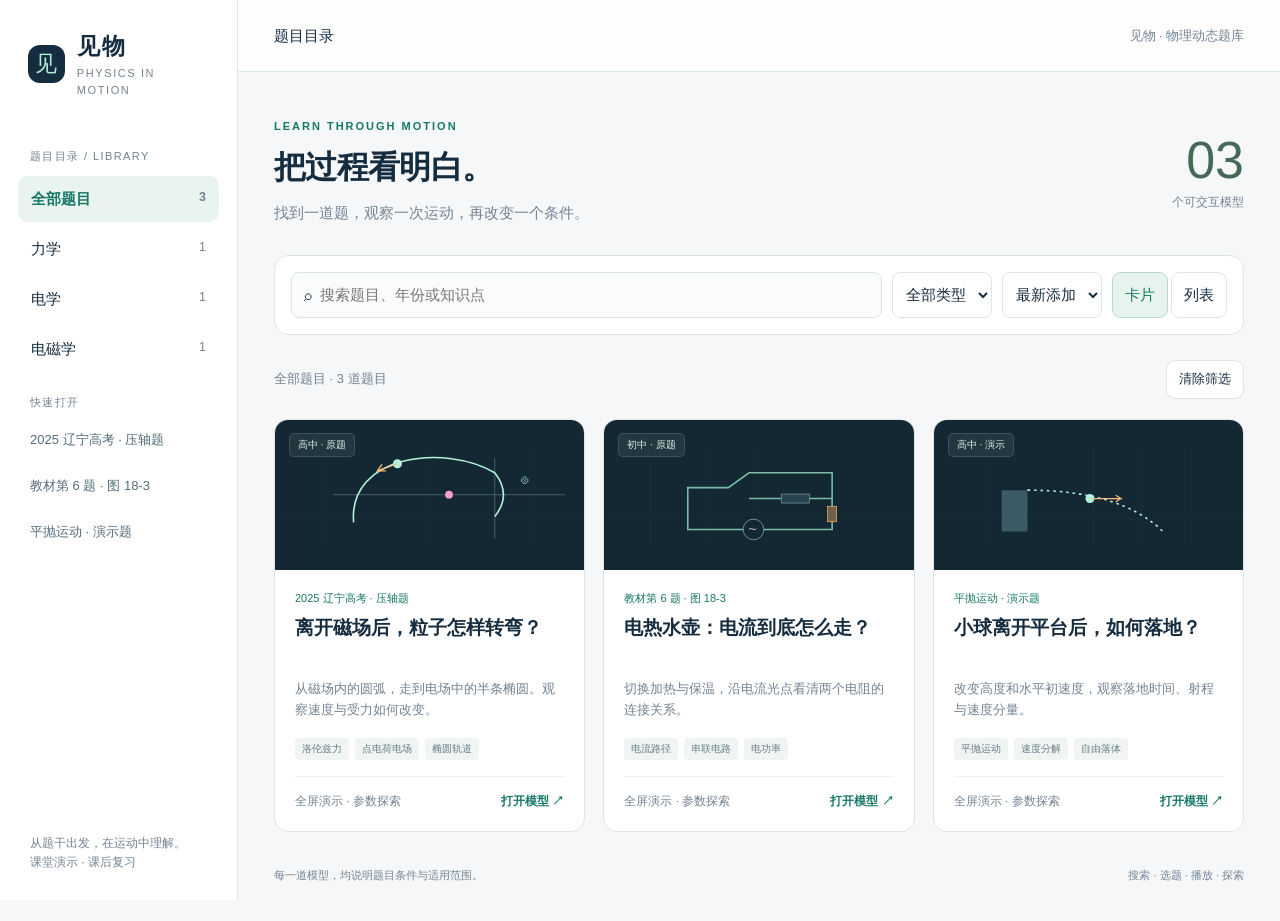
<file: index.html>
<!doctype html><html lang="zh-CN" data-lesson=""><head><meta charset="utf-8"><meta name="viewport" content="width=device-width,initial-scale=1,viewport-fit=cover"><title>见物 · 物理动态题库</title><meta name="description" content="按学科查找动态物理题，支持全屏播放、参数探索与原题解析。"><meta name="theme-color" content="#132832"><link rel="icon" href="data:image/svg+xml,%3Csvg xmlns='http://www.w3.org/2000/svg' viewBox='0 0 64 64'%3E%3Crect width='64' height='64' rx='16' fill='%23162d40'/%3E%3Cpath d='M14 17Q42 17 49 49' fill='none' stroke='%23b2f0d8' stroke-width='4'/%3E%3Ccircle cx='31' cy='23' r='6' fill='%23b2f0d8'/%3E%3C/svg%3E"><link rel="stylesheet" href="ui-v2.css"><script defer src="models-v2.js"></script><script defer src="lessons-v2.js"></script><script defer src="draw-v2.js"></script><script defer src="app-v2.js"></script></head><body><p style="padding:30px">正在打开物理动态题库…</p><noscript>此网站的交互动画需要启用 JavaScript。</noscript></body></html>
</file>
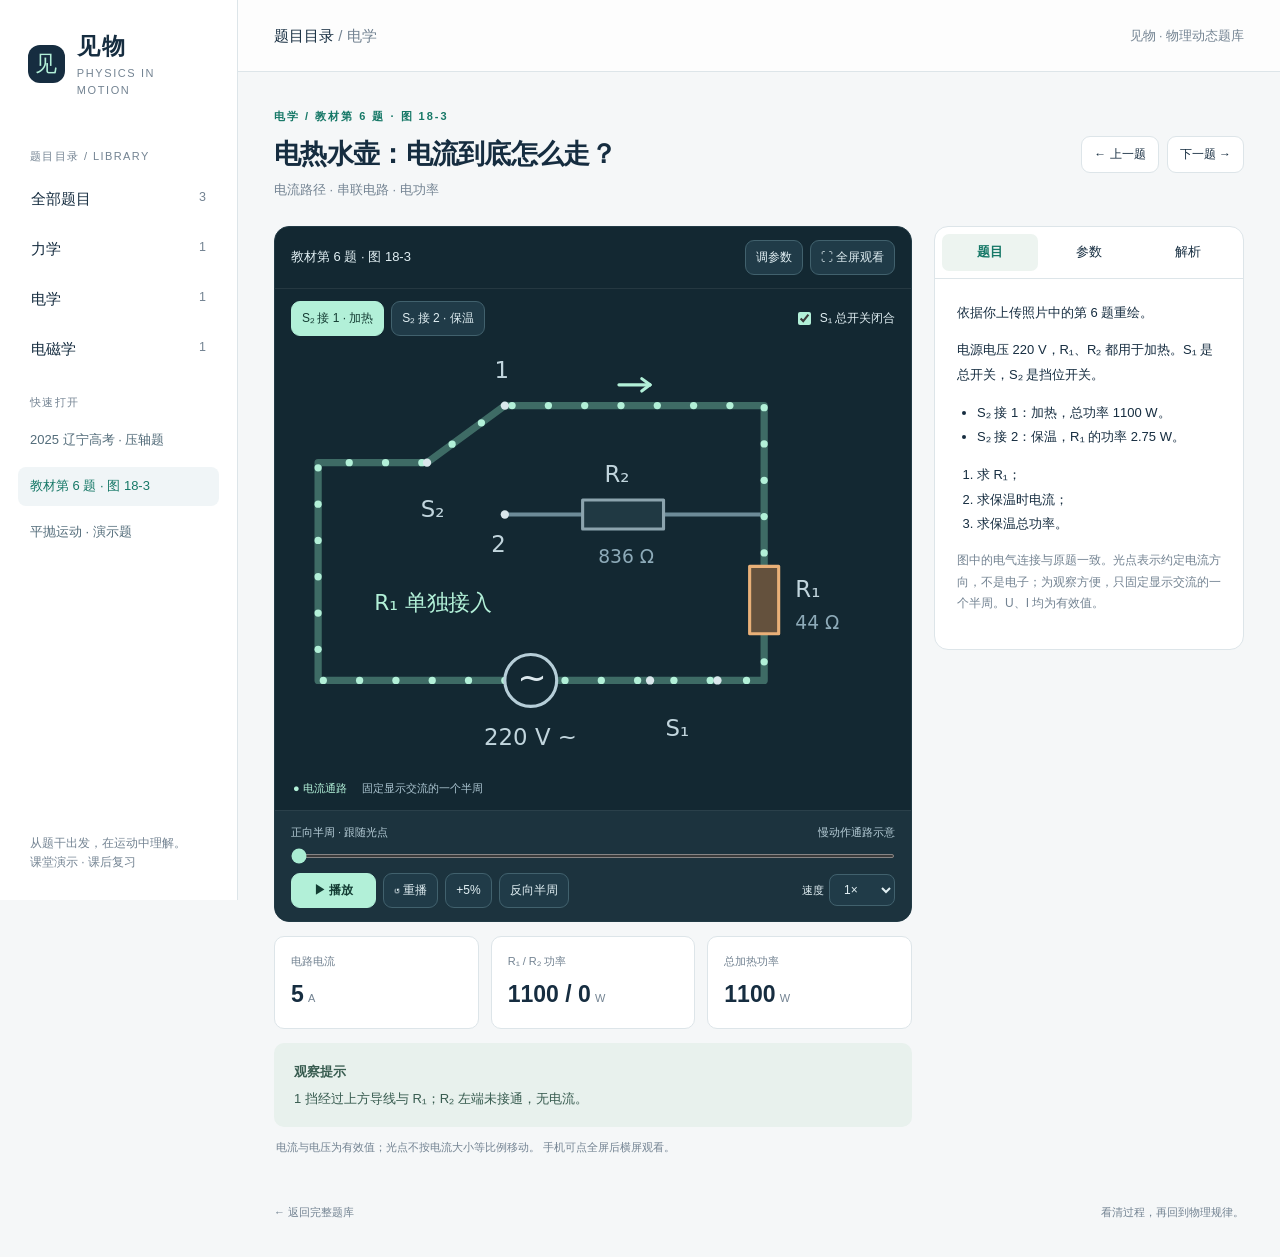
<file: kettle.html>
<!doctype html><html lang="zh-CN" data-lesson="kettle"><head><meta charset="utf-8"><meta name="viewport" content="width=device-width,initial-scale=1,viewport-fit=cover"><title>电热水壶 · 见物</title><meta name="description" content="按学科查找动态物理题，支持全屏播放、参数探索与原题解析。"><meta name="theme-color" content="#132832"><link rel="icon" href="data:image/svg+xml,%3Csvg xmlns='http://www.w3.org/2000/svg' viewBox='0 0 64 64'%3E%3Crect width='64' height='64' rx='16' fill='%23162d40'/%3E%3Cpath d='M14 17Q42 17 49 49' fill='none' stroke='%23b2f0d8' stroke-width='4'/%3E%3Ccircle cx='31' cy='23' r='6' fill='%23b2f0d8'/%3E%3C/svg%3E"><link rel="stylesheet" href="ui-v2.css"><script defer src="models-v2.js"></script><script defer src="lessons-v2.js"></script><script defer src="draw-v2.js"></script><script defer src="app-v2.js"></script></head><body><p style="padding:30px">正在打开物理动态题库…</p><noscript>此网站的交互动画需要启用 JavaScript。</noscript></body></html>
</file>
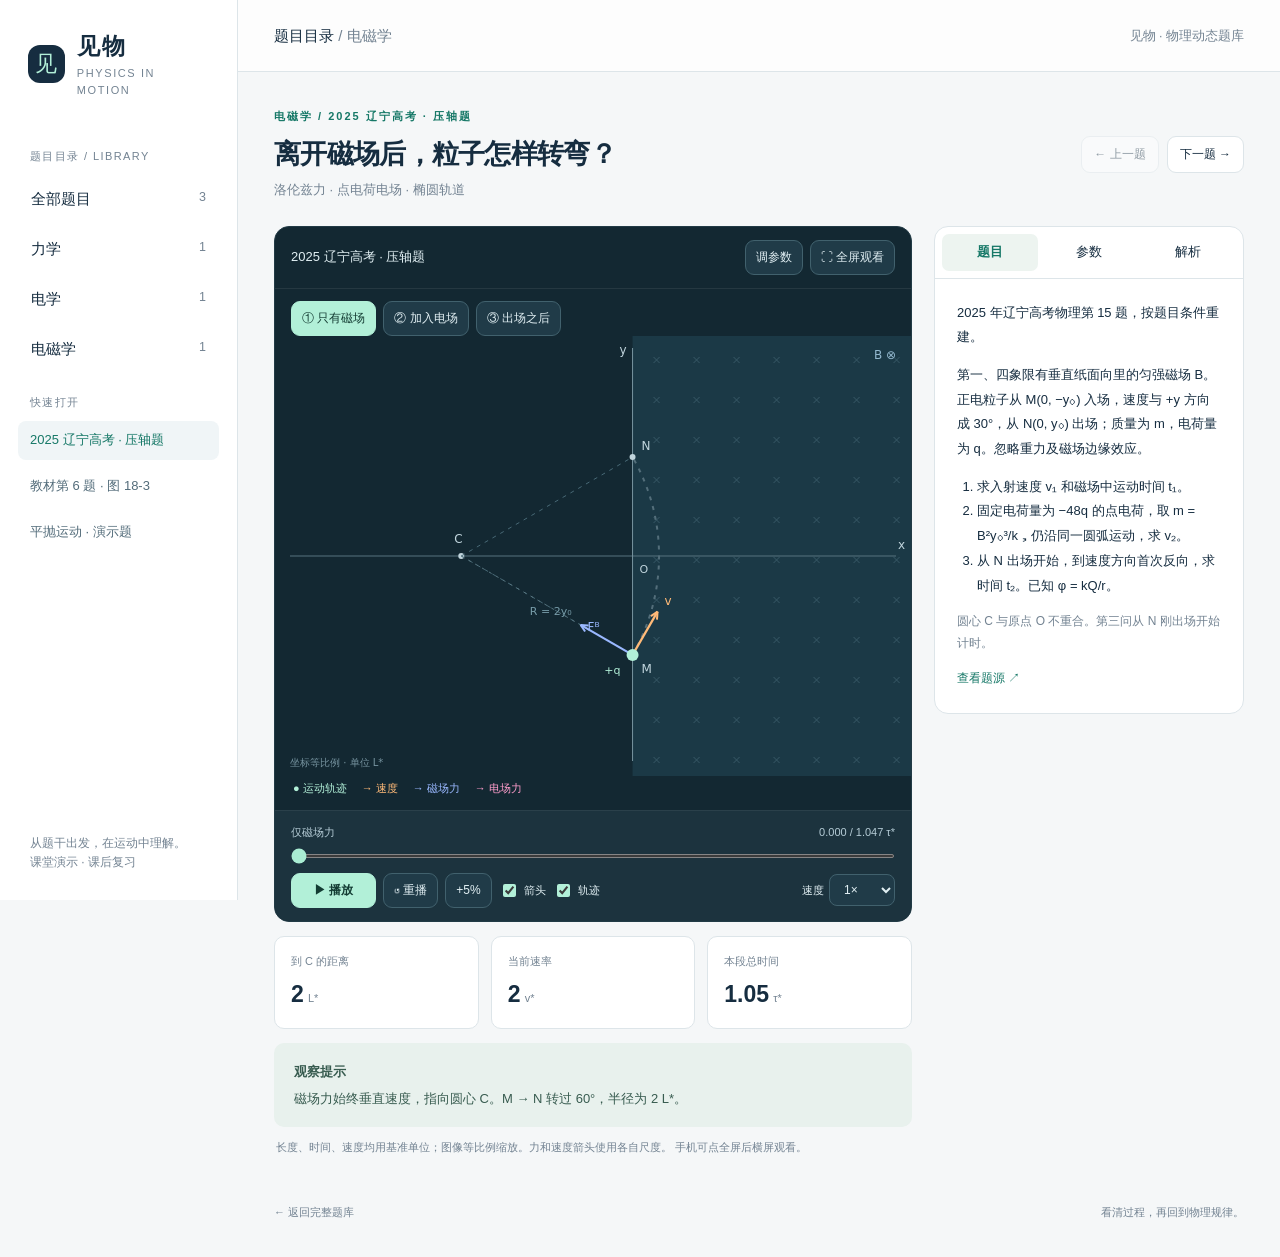
<file: liaoning-2025.html>
<!doctype html><html lang="zh-CN" data-lesson="liaoning"><head><meta charset="utf-8"><meta name="viewport" content="width=device-width,initial-scale=1,viewport-fit=cover"><title>2025 辽宁高考压轴题 · 见物</title><meta name="description" content="按学科查找动态物理题，支持全屏播放、参数探索与原题解析。"><meta name="theme-color" content="#132832"><link rel="icon" href="data:image/svg+xml,%3Csvg xmlns='http://www.w3.org/2000/svg' viewBox='0 0 64 64'%3E%3Crect width='64' height='64' rx='16' fill='%23162d40'/%3E%3Cpath d='M14 17Q42 17 49 49' fill='none' stroke='%23b2f0d8' stroke-width='4'/%3E%3Ccircle cx='31' cy='23' r='6' fill='%23b2f0d8'/%3E%3C/svg%3E"><link rel="stylesheet" href="ui-v2.css"><script defer src="models-v2.js"></script><script defer src="lessons-v2.js"></script><script defer src="draw-v2.js"></script><script defer src="app-v2.js"></script></head><body><p style="padding:30px">正在打开物理动态题库…</p><noscript>此网站的交互动画需要启用 JavaScript。</noscript></body></html>
</file>
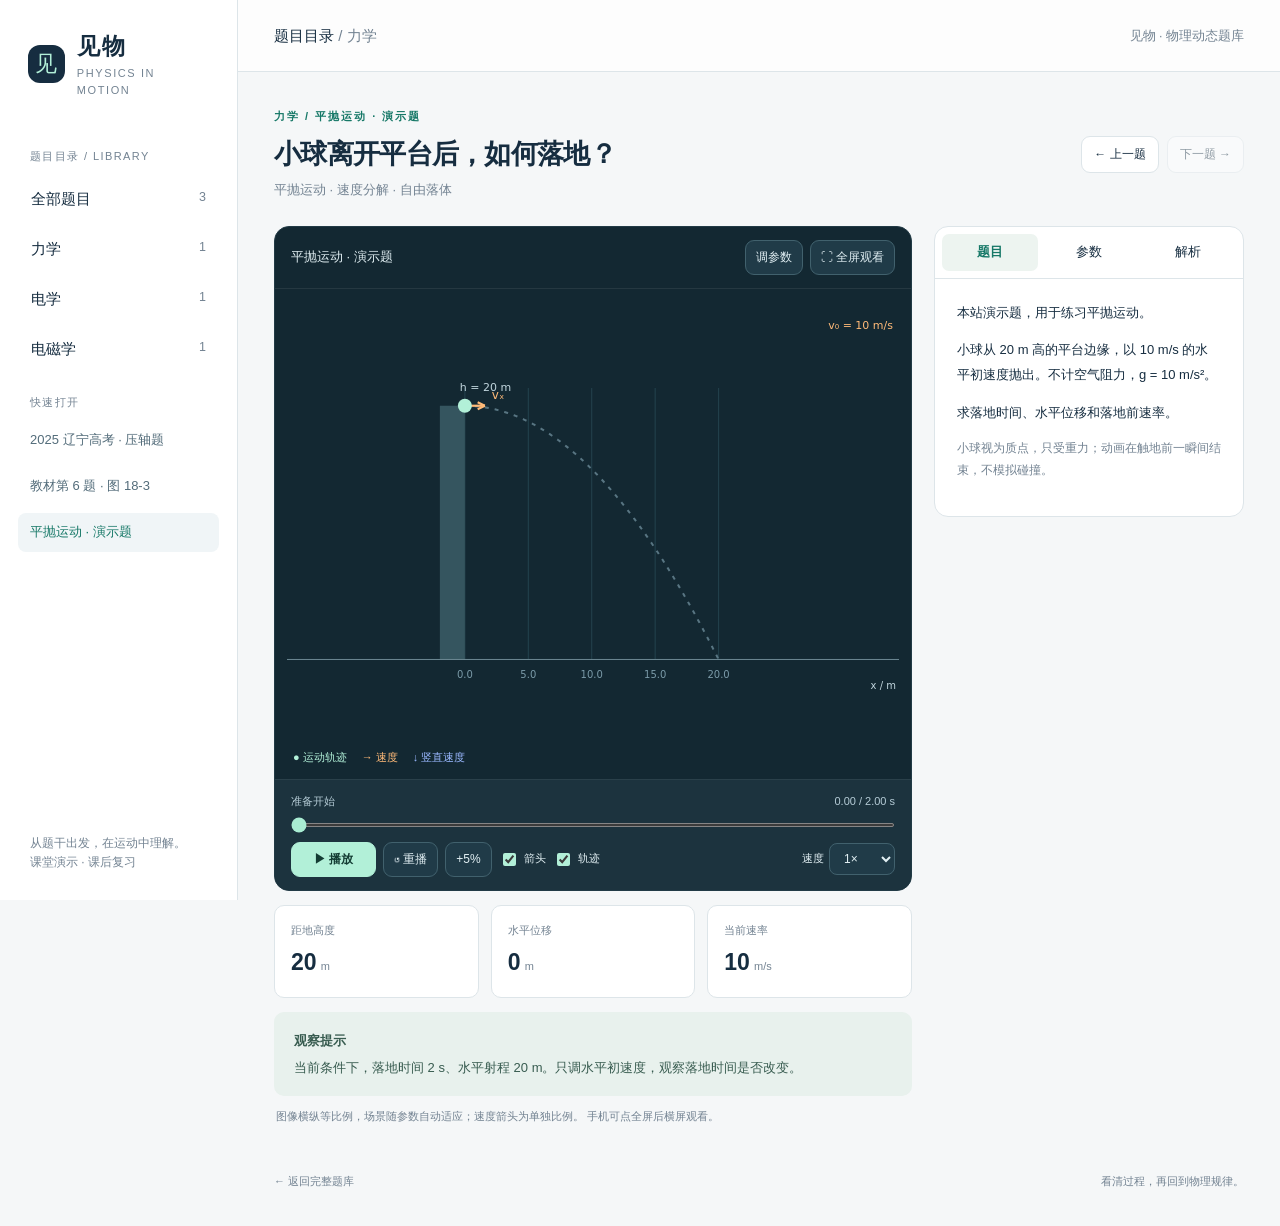
<file: projectile.html>
<!doctype html><html lang="zh-CN" data-lesson="projectile"><head><meta charset="utf-8"><meta name="viewport" content="width=device-width,initial-scale=1,viewport-fit=cover"><title>平抛运动 · 见物</title><meta name="description" content="按学科查找动态物理题，支持全屏播放、参数探索与原题解析。"><meta name="theme-color" content="#132832"><link rel="icon" href="data:image/svg+xml,%3Csvg xmlns='http://www.w3.org/2000/svg' viewBox='0 0 64 64'%3E%3Crect width='64' height='64' rx='16' fill='%23162d40'/%3E%3Cpath d='M14 17Q42 17 49 49' fill='none' stroke='%23b2f0d8' stroke-width='4'/%3E%3Ccircle cx='31' cy='23' r='6' fill='%23b2f0d8'/%3E%3C/svg%3E"><link rel="stylesheet" href="ui-v2.css"><script defer src="models-v2.js"></script><script defer src="lessons-v2.js"></script><script defer src="draw-v2.js"></script><script defer src="app-v2.js"></script></head><body><p style="padding:30px">正在打开物理动态题库…</p><noscript>此网站的交互动画需要启用 JavaScript。</noscript></body></html>
</file>
<file: ui-v2.css>
:root{--ink:#162d40;--muted:#738392;--line:#dde5e9;--bg:#f5f7f8;--teal:#167867;--mint:#b2f0d8;--navy:#132832;--orange:#ffba78}*{box-sizing:border-box}body{margin:0;background:var(--bg);color:var(--ink);font-family:-apple-system,BlinkMacSystemFont,"Segoe UI","PingFang SC","Microsoft Yahei",sans-serif;font-size:15px;line-height:1.6}button,input,select{font:inherit}button,a,input,select{-webkit-tap-highlight-color:transparent}button{cursor:pointer}a{color:inherit;text-decoration:none}button:focus-visible,a:focus-visible,input:focus-visible,select:focus-visible,summary:focus-visible{outline:3px solid #e7a04e;outline-offset:3px}[hidden]{display:none!important}button{border:1px solid var(--line);border-radius:9px;padding:8px 12px;background:white;color:var(--ink)}button:hover{border-color:#91b5aa}button.active,button[aria-pressed=true]{color:var(--teal);background:#e7f4ee;border-color:#b6d9ca}.skip{position:fixed;top:-80px;z-index:1000;background:white;padding:10px}.skip:focus{top:10px}.sidebar{position:fixed;inset:0 auto 0 0;width:238px;padding:28px 18px;background:#fff;border-right:1px solid var(--line);display:flex;flex-direction:column;z-index:20}.brand{display:flex;align-items:center;gap:12px;padding:0 10px 26px}.brand-icon{background:var(--ink);color:#b2f0d8;width:38px;height:38px;border-radius:12px;display:grid;place-items:center;font-size:22px}.brand strong{font-size:23px;letter-spacing:2px}.brand small{display:block;font-size:11px;letter-spacing:1.6px;color:var(--muted)}.side-label{font-size:11px;letter-spacing:1.4px;color:var(--muted);margin:22px 12px 10px}.cat-list{display:grid;gap:4px}.cat-list button{display:flex;justify-content:space-between;text-align:left;border:0;padding:11px 13px;background:transparent}.cat-list button.active{background:#eaf4ef;color:var(--teal);font-weight:600}.cat-list small{color:var(--muted)}.quick-list{display:grid;gap:7px}.quick-link{display:block;padding:9px 12px;border-radius:8px;font-size:13px;color:#536c7a}.quick-link:hover,.quick-link.active{background:#f0f5f7;color:var(--teal)}.side-footer{margin-top:auto;padding:25px 12px 0;color:var(--muted);font-size:12px}.shell{margin-left:238px}.topbar{height:72px;display:flex;align-items:center;justify-content:space-between;padding:0 36px;border-bottom:1px solid var(--line);background:rgba(255,255,255,.8);gap:15px}.topbar small{color:var(--muted)}.menu{display:none}.content{max-width:1560px;margin:auto;padding:36px}.eyebrow{font-size:11px;letter-spacing:2px;color:var(--teal);font-weight:700;margin:0 0 10px}h1{font-size:32px;line-height:1.35;letter-spacing:-.7px;margin:0 0 12px}h2{font-size:20px;margin:0}.muted{color:var(--muted)}.home-heading{display:flex;justify-content:space-between;align-items:center;gap:20px;margin:10px 0 30px}.home-heading p:last-child{margin:0;color:var(--muted)}.library-count{font-size:52px;font-weight:300;line-height:1;text-align:right;color:#466957}.library-count small{display:block;font-size:12px;margin-top:10px;color:var(--muted)}.filterbar{display:flex;gap:10px;flex-wrap:wrap;padding:16px;border:1px solid var(--line);border-radius:14px;background:white;margin-bottom:25px}.search{flex:1;min-width:180px;display:flex;gap:8px;align-items:center;border:1px solid var(--line);border-radius:8px;padding:0 12px;background:#fafcfc}.search input{border:0;background:transparent;outline:0;width:100%;padding:10px 0;color:var(--ink)}select{border:1px solid var(--line);border-radius:8px;background:white;padding:9px;color:var(--ink);max-width:100%}.view-toggle{display:flex;gap:3px}.result-line{display:flex;justify-content:space-between;align-items:center;margin-bottom:20px;font-size:13px;color:var(--muted)}.catalog-group{margin-bottom:30px}.group-title{display:flex;gap:10px;align-items:baseline;margin-bottom:15px}.group-title h2{font-size:17px}.group-title span{font-size:12px;color:var(--muted)}.cards{display:grid;grid-template-columns:repeat(auto-fit,minmax(280px,1fr));gap:18px}.card{border:1px solid var(--line);border-radius:14px;overflow:hidden;background:white;transition:box-shadow .15s,transform .15s}.card:hover{box-shadow:0 8px 24px #13342d0c;transform:translateY(-2px)}.thumb{height:150px;background:var(--navy);position:relative;overflow:hidden}.thumb svg{width:100%;height:100%;display:block}.thumb-badge{position:absolute;top:13px;left:14px;color:#d8eee5;background:#ffffff12;border:1px solid #ffffff20;padding:3px 8px;border-radius:5px;font-size:10px}.card-body{padding:20px}.card-meta{font-size:11px;color:var(--teal);margin-bottom:7px}.card h3{font-size:19px;margin:0 0 10px;line-height:1.45}.card p{color:var(--muted);font-size:13px;min-height:42px;margin:0 0 17px}.tags{display:flex;gap:6px;flex-wrap:wrap;font-size:10px;color:#677d83}.tags span{background:#f0f5f4;padding:3px 7px;border-radius:4px}.card-end{display:flex;justify-content:space-between;border-top:1px solid #edf1f3;padding-top:15px;margin-top:16px;font-size:12px;color:var(--muted)}.card-end b{color:var(--teal)}.catalog-list .cards{display:block}.catalog-list .card{display:flex;margin-bottom:12px}.catalog-list .thumb{width:190px;height:auto;flex-shrink:0}.catalog-list .card-body{flex:1;min-width:0;padding:17px 22px}.catalog-list .card p{min-height:0;margin-bottom:10px}.catalog-list .card-end{margin-top:10px;padding-top:10px}.empty{text-align:center;padding:70px 15px;background:white;border:1px dashed var(--line);border-radius:12px}.lesson-head{display:flex;justify-content:space-between;align-items:center;gap:15px;margin-bottom:25px}.lesson-head h1{font-size:27px;margin-bottom:8px}.lesson-head .muted{font-size:13px}.lesson-head .pager{display:flex;gap:8px;flex-shrink:0}.lesson-head .pager button{font-size:12px}.workbench{display:grid;grid-template-columns:minmax(0,1fr) 310px;gap:22px;align-items:start}.lesson-main{min-width:0}.stage{border-radius:15px;overflow:hidden;background:var(--navy);color:#e1eff3;border:1px solid #223b46;display:flex;flex-direction:column;position:relative}.stage-top{display:flex;justify-content:space-between;align-items:center;gap:10px;padding:13px 16px;border-bottom:1px solid #ffffff13;min-height:57px}.stage-title{font-size:13px;min-width:0}.stage button,.stage select{background:#203b48;border:1px solid #41616d;color:#e1eff3;font-size:12px;padding:7px 10px}.stage button:hover{border-color:#a7e6d1}.stage-actions{display:flex;gap:7px;flex-shrink:0}.stage button[aria-pressed=true]{background:#b2f0d8;color:#153d34;border-color:#b2f0d8}.modes{display:flex;gap:7px;flex-wrap:wrap;padding:12px 16px 0;align-items:center;min-height:16px}.modes button{font-size:12px}.modes label{font-size:12px;display:flex;gap:6px;align-items:center;margin-left:auto}.viewport{position:relative;height:440px;min-height:220px;flex:1 1 auto}.viewport canvas{display:block;width:100%;height:100%;position:absolute;inset:0}.legend{display:flex;align-items:center;gap:15px;padding:4px 18px 12px;flex-wrap:wrap;font-size:11px;color:#abc4d0}.legend .mint{color:#b2f0d8}.legend .orange{color:#ffba78}.legend .pink{color:#ff9dcc}.legend .blue{color:#9ab8ff}.playback{padding:13px 16px;background:#1c333e;border-top:1px solid #ffffff10;flex-shrink:0}.time-row{display:flex;justify-content:space-between;gap:10px;font-size:11px;color:#b5ccd6;min-height:20px}.playback input[type=range]{width:100%;display:block;margin:10px 0 15px;accent-color:#a9edd3;height:4px}.transport{display:flex;gap:7px;align-items:center;flex-wrap:wrap}.transport .play{background:#b2f0d8;border-color:#b2f0d8;color:#133c33;min-width:85px;font-weight:600}.transport .speed{display:flex;align-items:center;gap:5px;margin-left:auto;font-size:11px}.transport label{display:flex;align-items:center;gap:5px;font-size:11px}.stage input[type=checkbox]{accent-color:#b2f0d8}.stage:fullscreen,.stage.expanded{width:100vw;height:100dvh;border:0;border-radius:0;margin:0;background:var(--navy)}.stage.expanded{position:fixed;inset:0;z-index:100}.stage:fullscreen .viewport,.stage.expanded .viewport{height:auto;min-height:0}.stage:fullscreen .stage-top,.stage.expanded .stage-top{padding-top:max(10px,env(safe-area-inset-top))}.stage:fullscreen .playback,.stage.expanded .playback{padding-bottom:max(12px,env(safe-area-inset-bottom))}.stage:fullscreen .stage-title,.stage.expanded .stage-title{font-size:15px}.full-params{position:absolute;right:12px;top:65px;bottom:160px;width:280px;max-width:calc(100% - 24px);z-index:5;overflow:auto;padding:16px;border:1px solid #ccdce1;border-radius:12px;background:#fbfdfd;color:var(--ink);box-shadow:0 10px 40px #0005}.full-params button{background:white;color:var(--ink);border-color:var(--line)}.full-params-head{display:flex;align-items:center;justify-content:space-between;font-size:14px;margin-bottom:10px}.full-params .param-note{font-size:11px}.stats{display:grid;grid-template-columns:repeat(3,minmax(0,1fr));gap:12px;margin:14px 0}.stat{padding:16px;background:white;border:1px solid var(--line);border-radius:10px;min-width:0}.stat small{display:block;font-size:11px;color:var(--muted);margin-bottom:5px}.stat strong{font-size:23px;font-weight:600;overflow-wrap:anywhere}.stat span{font-size:11px;color:var(--muted)}.insight{padding:17px 20px;background:#e8f1ed;color:#385c50;border-radius:10px;font-size:13px;line-height:1.8}.insight strong{display:block;margin-bottom:3px}.scene-note{font-size:11px;color:var(--muted);margin:12px 2px}.side-panel{background:white;border:1px solid var(--line);border-radius:14px;overflow:hidden;min-width:0}.tabs{display:flex;border-bottom:1px solid var(--line);padding:7px;gap:3px}.tabs button{border:0;border-radius:7px;flex:1;font-size:13px}.tabs button[aria-selected=true]{background:#edf4f0;color:var(--teal);font-weight:700}.panel-body{padding:22px;font-size:13px;line-height:1.9}.panel-body p:first-child{margin-top:0}.panel-body ul,.panel-body ol{padding-left:20px}.aside-note,.param-note{font-size:12px;color:var(--muted);line-height:1.8}.source{color:var(--teal);font-size:12px}.panel-body details{border-bottom:1px solid var(--line);padding:0 0 18px;margin-bottom:18px}.panel-body summary{font-size:14px;font-weight:600;cursor:pointer}.formula{font-size:15px;color:var(--teal);background:#f3f8f5;padding:12px;border-radius:8px;line-height:1.9;overflow-wrap:anywhere}.param{padding:14px 0;border-bottom:1px solid #edf1f3}.param-heading{display:flex;justify-content:space-between;align-items:baseline;gap:8px;font-size:12px}.param-value{display:flex;align-items:baseline;gap:4px;color:var(--teal);font-weight:600;font-size:12px;white-space:nowrap}.param input[type=number]{width:70px;padding:4px 6px;border:1px solid var(--line);border-radius:5px;color:var(--teal);font:inherit}.param input[type=range]{display:block;width:100%;margin:15px 0 6px;accent-color:var(--teal)}.param small{font-size:10px;color:var(--muted);display:block}.param-status{font-size:11px;border:1px solid #c9e3d5;padding:5px 8px;border-radius:5px;background:#f0f8f4;color:var(--teal);display:inline-block;margin-bottom:12px}.param-status.changed{background:#fff4e8;color:#92631f;border-color:#f2d9b3}.restore{width:100%;margin-top:18px;color:var(--teal)}.footer{font-size:11px;color:var(--muted);display:flex;justify-content:space-between;padding-top:35px}.menu-shade{display:none}.mobile-close{display:none}body.lock-scroll{overflow:hidden}
@media(min-width:1500px){.viewport{height:500px}.cards{grid-template-columns:repeat(3,minmax(0,1fr))}}
@media(max-width:1180px){.sidebar{width:208px;padding:25px 12px}.shell{margin-left:208px}.content{padding:25px}.topbar{padding:0 25px}.workbench{grid-template-columns:minmax(0,1fr)}.side-panel{max-width:none}.panel-body{min-height:180px}.params-grid{display:grid;grid-template-columns:repeat(3,minmax(0,1fr));gap:18px}.full-params .params-grid{display:block}.viewport{height:420px}}
@media(max-width:760px){.sidebar{transform:translateX(-100%);width:260px;transition:transform .2s;z-index:60}.sidebar.open{transform:translateX(0)}.menu-shade.open{display:block;position:fixed;inset:0;background:#0e263b77;z-index:50}.mobile-close{display:block;position:absolute;right:12px;top:12px;padding:3px 8px;border:0}.shell{margin-left:0}.menu{display:block;font-size:13px}.topbar{height:62px;padding:0 18px}.topbar small{font-size:11px}.content{padding:24px 16px}.home-heading{margin:5px 0 22px}h1{font-size:26px}.library-count{font-size:38px}.filterbar{padding:12px;gap:8px}.search{flex-basis:100%}.filterbar select{font-size:12px}.filterbar button{font-size:12px;padding:7px 9px}.result-line{font-size:12px}.cards{grid-template-columns:1fr}.thumb{height:155px}.catalog-list .thumb{display:none}.catalog-list .card-body{padding:17px}.lesson-head{display:block}.lesson-head h1{font-size:24px}.lesson-head .pager{margin-top:13px}.stage-top{padding:10px 12px;align-items:center;gap:5px}.stage-title{font-size:11px;max-width:100px;line-height:1.4}.stage-actions{gap:5px}.stage button{font-size:11px;padding:7px 8px}.viewport{height:340px}.modes{padding:10px 12px 0;gap:5px}.modes button{font-size:10px}.modes label{margin-left:0;width:100%}.legend{font-size:10px;gap:9px;padding:4px 12px 10px}.playback{padding:12px}.transport{gap:5px}.transport .speed{margin-left:auto}.transport label{font-size:10px}.stats{gap:7px}.stat{padding:12px 9px}.stat strong{font-size:19px}.stat small{font-size:10px}.stat span{font-size:10px}.params-grid{grid-template-columns:1fr;gap:0}.panel-body{padding:18px}.footer{display:block;line-height:2}.full-params{bottom:175px}.stage:fullscreen .stage-title,.stage.expanded .stage-title{max-width:200px;font-size:12px}}
@media(max-height:540px) and (orientation:landscape){.stage:fullscreen .stage-top,.stage.expanded .stage-top{padding:5px 12px;min-height:35px}.stage:fullscreen .modes,.stage.expanded .modes{padding:5px 12px 0;min-height:10px}.stage:fullscreen .modes label,.stage.expanded .modes label{width:auto;margin-left:auto}.stage:fullscreen .legend,.stage.expanded .legend{padding:0 12px 4px;font-size:10px}.stage:fullscreen .playback,.stage.expanded .playback{padding:5px 12px}.stage:fullscreen .playback input[type=range],.stage.expanded .playback input[type=range]{margin:6px 0 9px}.stage:fullscreen .time-row,.stage.expanded .time-row{min-height:15px}.stage:fullscreen button,.stage.expanded button{padding:4px 9px}.full-params{top:43px;bottom:10px;width:290px}.stage:fullscreen .transport,.stage.expanded .transport{flex-wrap:nowrap}}
@media(prefers-reduced-motion:reduce){*{scroll-behavior:auto!important;transition:none!important}}

button:disabled{opacity:.45;cursor:default}.card h3{min-height:55px}.catalog-list .card h3{min-height:0}

.full-values{display:none;padding:4px 18px 7px;font-size:12px;color:#d4e7e4;word-spacing:3px}.stage:fullscreen .full-values,.stage.expanded .full-values{display:block}input:disabled{opacity:.4;cursor:not-allowed}@media(max-height:540px) and (orientation:landscape){.full-values{padding:2px 12px;font-size:10px}}
</file>
